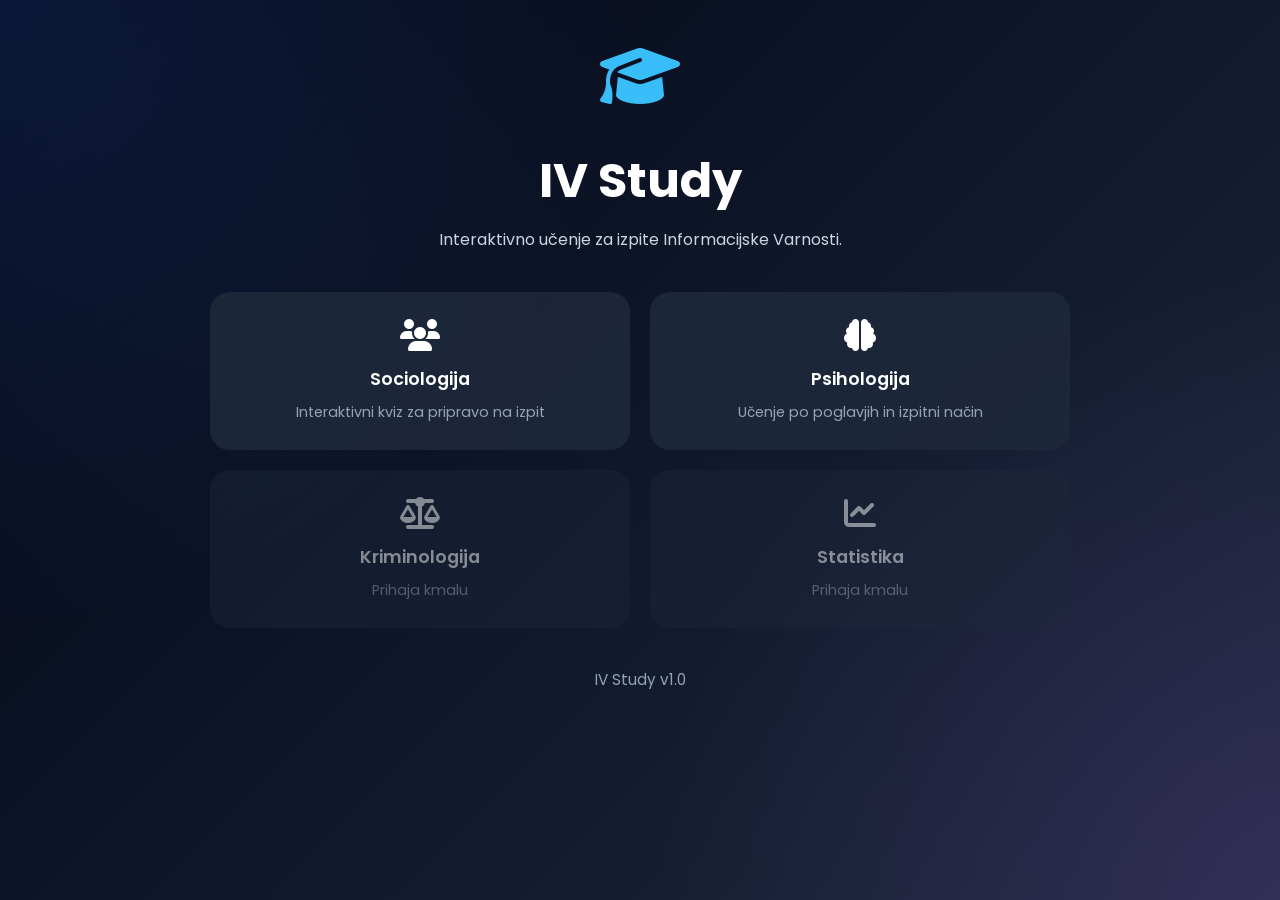
<file: index.html>
<!doctype html>
<html lang="sl">
  <head>
    <meta charset="UTF-8" />
    <meta name="viewport" content="width=device-width, initial-scale=1.0" />
    <title>IV Study</title>

    <!-- CSS -->
    <link rel="stylesheet" href="style.css" />
    <link rel="icon" type="image/x-icon" href="/assets/favicon.ico" />

    <!-- Google Font -->
    <link
      href="https://fonts.googleapis.com/css2?family=Poppins:wght@300;400;500;600;700&display=swap"
      rel="stylesheet"
    />

    <!-- Ikone -->
    <link
      rel="stylesheet"
      href="https://cdnjs.cloudflare.com/ajax/libs/font-awesome/6.7.2/css/all.min.css"
    />
  </head>

  <body>
    <div class="background"></div>

    <div class="container">
      <div class="start-screen">
        <div class="logo">
          <i class="fa-solid fa-graduation-cap"></i>
        </div>

        <h1>IV Study</h1>

        <p class="subtitle">
          Interaktivno učenje za izpite Informacijske Varnosti.
        </p>

        <div class="game-modes">
          <a href="sociologija.html" class="mode-btn subject-btn">
            <i class="fa-solid fa-users"></i>
            Sociologija
            <span> Interaktivni kviz za pripravo na izpit </span>
          </a>

          <a href="psihologija.html" class="mode-btn subject-btn">
            <i class="fa-solid fa-brain"></i>

            Psihologija

            <span> Učenje po poglavjih in izpitni način </span>
          </a>

          <div class="mode-btn subject-btn disabled">
            <i class="fa-solid fa-scale-balanced"></i>

            Kriminologija

            <span> Prihaja kmalu </span>
          </div>

          <div class="mode-btn subject-btn disabled">
            <i class="fa-solid fa-chart-line"></i>

            Statistika

            <span> Prihaja kmalu </span>
          </div>
        </div>

        <div class="best-score">IV Study v1.0</div>
      </div>
    </div>
  </body>
</html>
</file>
<file: style.css>
/* ===== RESET ===== */

* {
  margin: 0;
  padding: 0;
  box-sizing: border-box;
}

body {
  font-family: "Poppins", sans-serif;
  min-height: 100vh;
  overflow-x: hidden;
  color: white;
  background: #0f172a;
}

/* ===== OZADJE ===== */

.background {
  position: fixed;
  inset: 0;
  z-index: -1;

  background:
    radial-gradient(
      circle at top left,
      rgba(59, 130, 246, 0.15),
      transparent 40%
    ),
    radial-gradient(
      circle at bottom right,
      rgba(168, 85, 247, 0.15),
      transparent 40%
    ),
    linear-gradient(135deg, #020617, #0f172a, #1e293b);
}

/* ===== FVV STUDY ===== */

.subject-btn {
  text-decoration: none;
  text-align: center;
}

.subject-btn i {
  display: block;
  font-size: 2rem;
  margin-bottom: 15px;
}

.subject-btn span {
  display: block;
  margin-top: 10px;
}

.subject-btn.disabled {
  opacity: 0.5;
  cursor: not-allowed;
}

.subject-btn.disabled:hover {
  transform: none;
  border-color: transparent;
}

.home-container h1,
.start-screen h1 {
  font-size: 3rem;
  margin-bottom: 10px;
}

.home-container .subtitle,
.subtitle {
  margin-bottom: 40px;
}

.best-score {
  margin-top: 20px;
  text-align: center;

  color: #94a3b8;
  font-size: 0.95rem;
}

/* ===== CONTAINER ===== */

.container {
  width: 100%;
  max-width: 900px;
  margin: auto;
  padding: 30px 20px;
}

.hidden {
  display: none;
}

/* ===== ZAČETNI ZASLON ===== */

.start-screen {
  text-align: center;
  animation: fadeIn 0.5s ease;
}

.logo {
  font-size: 4rem;
  color: #38bdf8;

  margin-bottom: 20px;
}

.subtitle {
  color: #cbd5e1;
}

/* ===== NAČINI ===== */

.game-modes {
  display: grid;
  grid-template-columns: 1fr 1fr;

  gap: 20px;

  margin-bottom: 40px;
}

.mode-btn {
  position: relative;

  background: rgba(30, 41, 59, 0.9);
  color: white;

  border: 2px solid transparent;
  border-radius: 20px;

  padding: 25px;

  cursor: pointer;

  font-size: 1.1rem;
  font-weight: 600;

  transition: 0.3s;
}

.mode-btn i {
  display: block;

  font-size: 2rem;

  margin-bottom: 15px;
}

.mode-btn span {
  display: block;

  margin-top: 10px;

  color: #94a3b8;

  font-size: 0.9rem;
  font-weight: 400;
}

.mode-btn:hover {
  transform: translateY(-5px);
  border-color: #38bdf8;
}

.mode-btn.active {
  border-color: #38bdf8;

  background: rgba(56, 189, 248, 0.15);

  box-shadow: 0 0 20px rgba(56, 189, 248, 0.3);
}

/* ===== GUMBI ===== */

.start-btn,
.next-btn,
.result-buttons button {
  background: linear-gradient(135deg, #38bdf8, #2563eb);

  color: white;

  border: none;
  border-radius: 15px;

  padding: 16px 30px;

  font-size: 1rem;
  font-weight: 600;

  cursor: pointer;

  transition: 0.3s;
}

.start-btn:hover,
.next-btn:hover,
.result-buttons button:hover {
  transform: translateY(-3px);

  box-shadow: 0 10px 25px rgba(37, 99, 235, 0.4);
}

/* ===== KVIZ HEADER ===== */

.quiz-header {
  margin-bottom: 30px;
}

.quiz-info {
  display: flex;
  justify-content: space-between;

  gap: 20px;

  margin-bottom: 20px;
}

.info-box {
  flex: 1;

  padding: 15px;

  text-align: center;

  background: rgba(30, 41, 59, 0.9);

  border-radius: 15px;
}

.info-box span {
  display: block;

  color: #94a3b8;

  font-size: 0.9rem;
}

.info-box strong {
  font-size: 1.3rem;
}

/* ===== PROGRESS ===== */

.progress-container {
  width: 100%;
}

.progress-bar {
  height: 12px;

  overflow: hidden;

  background: #1e293b;

  border-radius: 999px;
}

.progress-fill {
  height: 100%;
  width: 0;

  background: linear-gradient(90deg, #38bdf8, #2563eb);

  transition: width 0.4s ease;
}

/* ===== KARTICE ===== */

.quiz-card,
.result-card {
  padding: 40px;

  background: rgba(30, 41, 59, 0.95);

  border-radius: 25px;

  animation: fadeIn 0.4s ease;
}

.quiz-card h2 {
  margin-bottom: 30px;

  line-height: 1.5;
}

/* ===== ODGOVORI ===== */

.options-container {
  display: flex;
  flex-direction: column;

  gap: 15px;
}

.option-btn {
  padding: 18px;

  text-align: left;

  background: #334155;
  color: white;

  border: none;
  border-radius: 16px;

  font-size: 1rem;

  cursor: pointer;

  transition: 0.25s;
}

.option-btn:hover {
  transform: translateX(5px);

  background: #475569;
}

.option-btn.correct {
  background: #0a361a;
}

.option-btn.wrong {
  background: #631414;
}

.option-btn:disabled {
  cursor: default;
}

/* ===== POVRATNA INFORMACIJA ===== */

.feedback {
  margin-top: 25px;

  font-size: 1.2rem;
  font-weight: 600;
}

.explanation {
  margin-top: 20px;

  padding: 20px;

  background: rgba(15, 23, 42, 0.7);

  border-radius: 15px;

  color: #cbd5e1;

  line-height: 1.7;
}

.next-btn {
  margin-top: 25px;
}

/* ===== REZULTATI ===== */

.result-screen {
  text-align: center;
}

.result-icon {
  font-size: 5rem;

  color: gold;

  margin-bottom: 20px;
}

.final-score {
  margin: 20px 0;

  font-size: 3rem;
  font-weight: 700;
}

.grade {
  margin-bottom: 30px;

  color: #38bdf8;

  font-size: 1.5rem;
}

.result-buttons {
  display: flex;
  justify-content: center;

  gap: 15px;
}

/* ===== AKCIJSKI GUMBI ===== */

.quiz-actions {
  display: flex;
  gap: 10px;

  margin-top: 20px;
}

#favoriteBtn,
#quitBtn {
  flex: 1;

  min-width: 0;

  padding: 12px 10px;

  border: none;
  border-radius: 12px;

  font-size: 0.9rem;
  font-weight: 600;

  cursor: pointer;

  transition: all 0.25s ease;
}

#favoriteBtn {
  background: rgba(245, 158, 11, 0.15);
  color: #fbbf24;
}

#favoriteBtn:hover {
  background: rgba(245, 158, 11, 0.25);

  transform: translateY(-2px);
}

#quitBtn {
  background: rgba(239, 68, 68, 0.12);
  color: #f87171;
}

#quitBtn:hover {
  background: rgba(239, 68, 68, 0.2);

  transform: translateY(-2px);
}

#favoriteBtn:active,
#quitBtn:active {
  transform: translateY(0);
}

/* ===== STATISTIKA ===== */

.stats {
  margin-top: 30px;

  padding: 20px;

  background: rgba(15, 23, 42, 0.6);

  border-radius: 18px;

  text-align: left;
}

.stats h3 {
  margin-bottom: 15px;

  color: #38bdf8;
}

.stats-row {
  display: flex;
  justify-content: space-between;

  margin: 10px 0;
}

/* ===== PRAZEN ZASLON ===== */

.empty-state {
  padding: 30px;

  text-align: center;

  color: #cbd5e1;
}

.empty-state i {
  font-size: 3rem;

  margin-bottom: 15px;

  color: #f59e0b;
}

/* ===== NAZAJ DOMOV ===== */

.back-home {
  position: absolute;
  top: 30px;
  left: 30px;

  display: flex;
  align-items: center;
  gap: 10px;

  padding: 12px 18px;

  color: white;
  text-decoration: none;

  font-size: 1rem;
  font-weight: 600;

  background: rgba(255, 255, 255, 0.08);

  border: 1px solid rgba(255, 255, 255, 0.08);

  border-radius: 14px;

  backdrop-filter: blur(12px);

  transition: all 0.25s ease;

  z-index: 100;
}

.back-home:hover {
  transform: translateX(-4px);

  background: rgba(255, 255, 255, 0.14);
}

.back-home i {
  font-size: 1rem;
}

/* ===== IZBRANA POGLAVJA ===== */

.selected-categories h3 {
  margin-bottom: 6px;

  font-size: 1.6rem;
}

.selected-categories p {
  color: #94a3b8;

  font-size: 1.1rem;
  font-weight: 600;
}

/* ===== PRILAGODI POGLAVJA ===== */

.customize-btn {
  display: inline-flex;
  align-items: center;
  gap: 10px;

  margin-top: 10px;
  margin-bottom: 24px;

  padding: 12px 20px;

  background: rgba(255, 255, 255, 0.06);

  border: 1px solid rgba(255, 255, 255, 0.08);

  border-radius: 14px;

  color: white;

  font-size: 0.95rem;
  font-weight: 600;

  cursor: pointer;

  transition: all 0.25s ease;
}

.customize-btn:hover {
  background: rgba(255, 255, 255, 0.12);

  border-color: rgba(56, 189, 248, 0.35);

  transform: translateY(-2px);
}

.customize-btn i {
  color: #38bdf8;

  font-size: 1rem;
}

.review-section {
  margin-top: 35px;

  text-align: left;
}

.review-section h3 {
  margin-bottom: 20px;

  color: #38bdf8;
}

.review-item {
  margin-bottom: 20px;

  padding: 20px;

  border-radius: 16px;

  background: rgba(15, 23, 42, 0.7);
}

.review-item h4 {
  margin-bottom: 15px;

  color: #f87171;
}

.review-item p {
  margin-bottom: 12px;

  line-height: 1.6;
}

.review-explanation {
  margin-top: 15px;

  padding: 15px;

  border-radius: 12px;

  background: rgba(30, 41, 59, 0.8);

  color: #cbd5e1;
}

/* ===== ANIMACIJE ===== */

@keyframes fadeIn {
  from {
    opacity: 0;
    transform: translateY(20px);
  }

  to {
    opacity: 1;
    transform: translateY(0);
  }
}

/* ===== MOBILNE NAPRAVE ===== */

@media (max-width: 768px) {
  .start-screen h1 {
    font-size: 2.2rem;
  }

  .game-modes {
    grid-template-columns: 1fr;
  }

  .quiz-info {
    flex-direction: column;
  }

  .quiz-card,
  .result-card {
    padding: 25px;
  }

  .quiz-card {
    margin: 15px;

    padding: 25px 20px;

    border-radius: 24px;
  }

  #question {
    font-size: 2rem;

    line-height: 1.3;
  }

  .result-buttons {
    flex-direction: column;
  }

  .stats-grid {
    grid-template-columns: repeat(3, 1fr);

    gap: 10px;
  }

  .stat-card {
    padding: 15px 10px;
  }

  .stat-card h3 {
    font-size: 0.9rem;
  }

  .stat-card span {
    font-size: 2rem;
  }

  .option-container.truefalse {
    display: grid;

    grid-template-columns: 1fr 1fr;

    gap: 12px;
  }

  .back-home {
    top: 20px;
    left: 20px;

    padding: 10px 14px;

    font-size: 0.9rem;
  }

  .back-home span {
    display: none;
  }

  .dashboard {
    grid-template-columns: repeat(2, 1fr);

    gap: 10px;
  }

  .dashboard-card {
    padding: 14px;
  }

  .dashboard-card strong {
    font-size: 1.7rem;
  }

  .dashboard-top span {
    font-size: 0.8rem;
  }
}

/* ===== DASHBOARD ===== */

.dashboard {
  display: grid;
  grid-template-columns: repeat(4, 1fr);

  gap: 12px;

  margin-bottom: 30px;
}

.dashboard-card {
  padding: 16px 18px;

  background: rgba(30, 41, 59, 0.9);

  border-radius: 16px;

  text-align: center;

  transition: 0.25s ease;
}

.dashboard-card:hover {
  transform: translateY(-3px);

  background: rgba(40, 51, 69, 0.95);
}

.dashboard-top {
  display: flex;
  align-items: center;

  gap: 8px;

  margin-bottom: 12px;
}

.dashboard-top i {
  font-size: 1.1rem;
}

.dashboard-top span {
  color: #94a3b8;

  font-size: 0.85rem;

  font-weight: 500;
}

.dashboard-card strong {
  display: block;

  font-size: 1.5rem;

  font-weight: 700;
}

/* Barve ikon */

.fa-trophy {
  color: #38bdf8;
}

.fa-xmark {
  color: #f43f5e;
}

.fa-star {
  color: #fbbf24;
}

.fa-bullseye {
  color: #22c55e;
}
</file>
